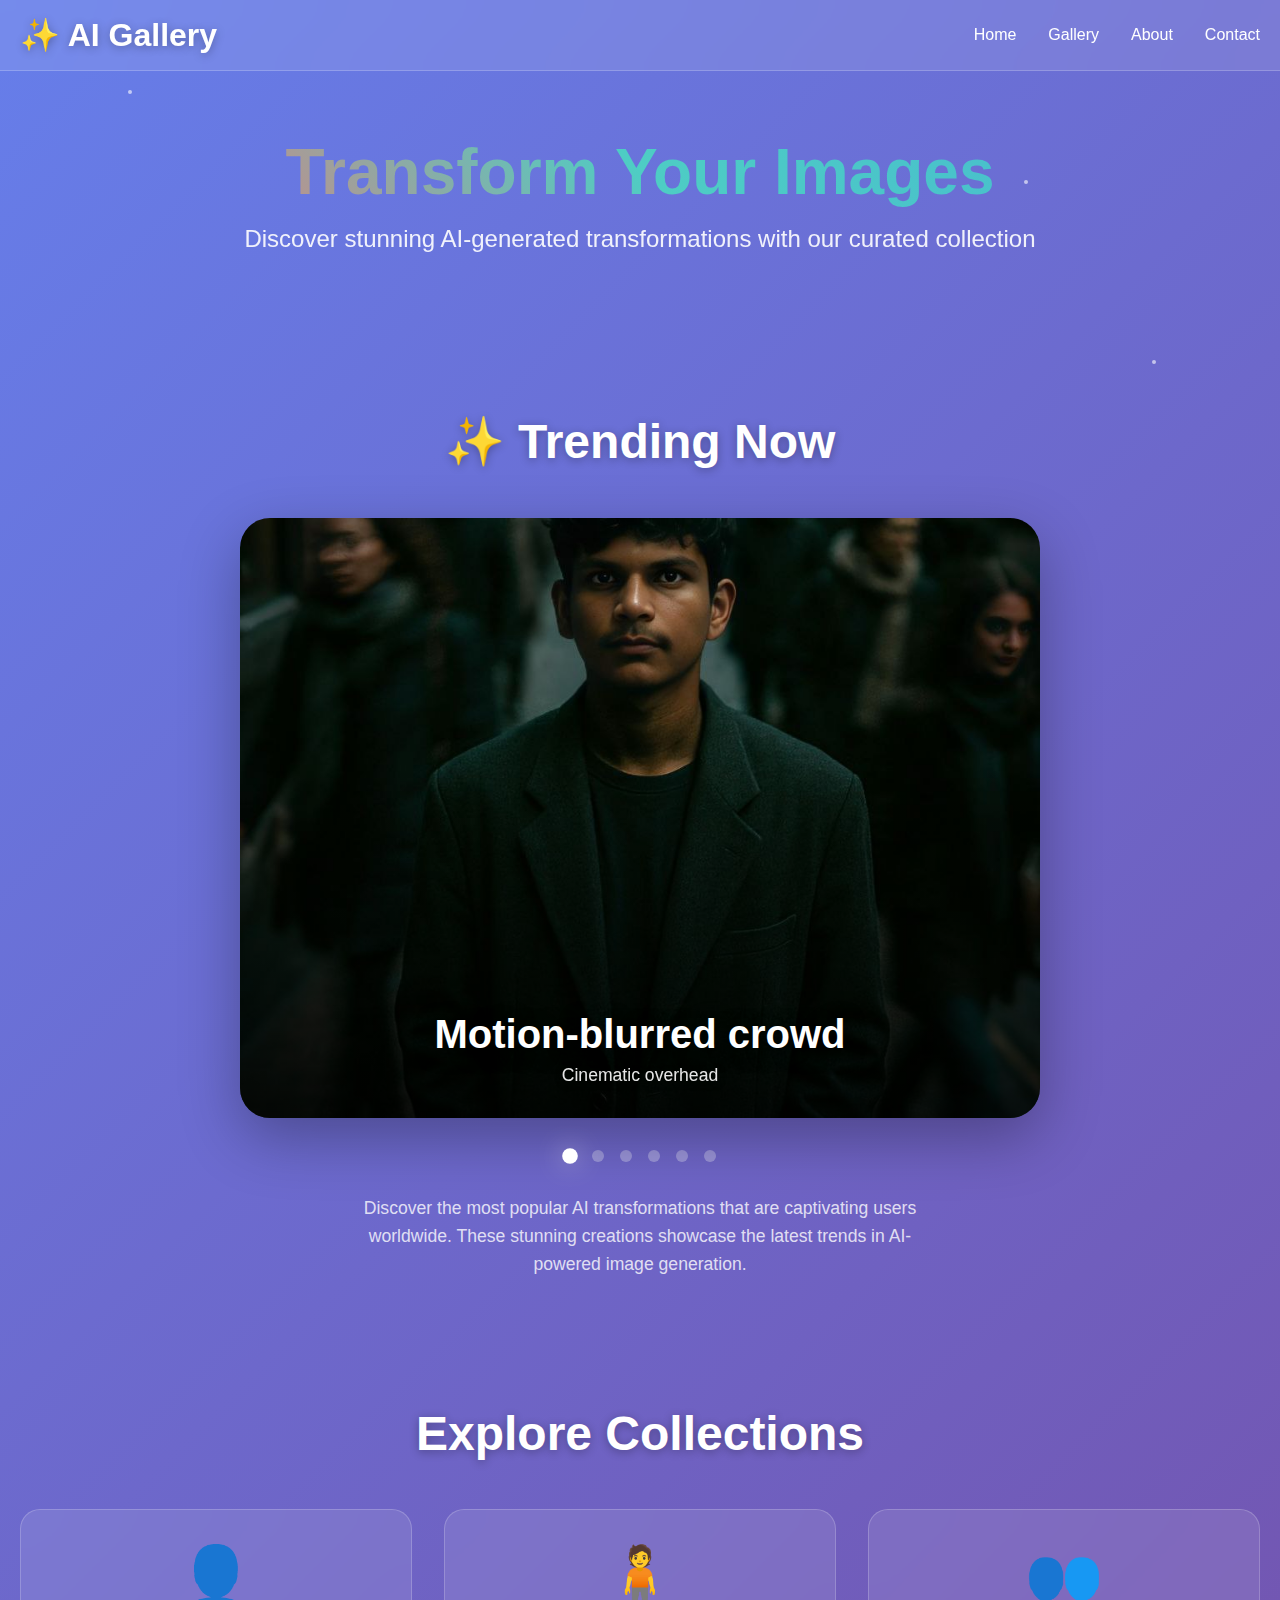
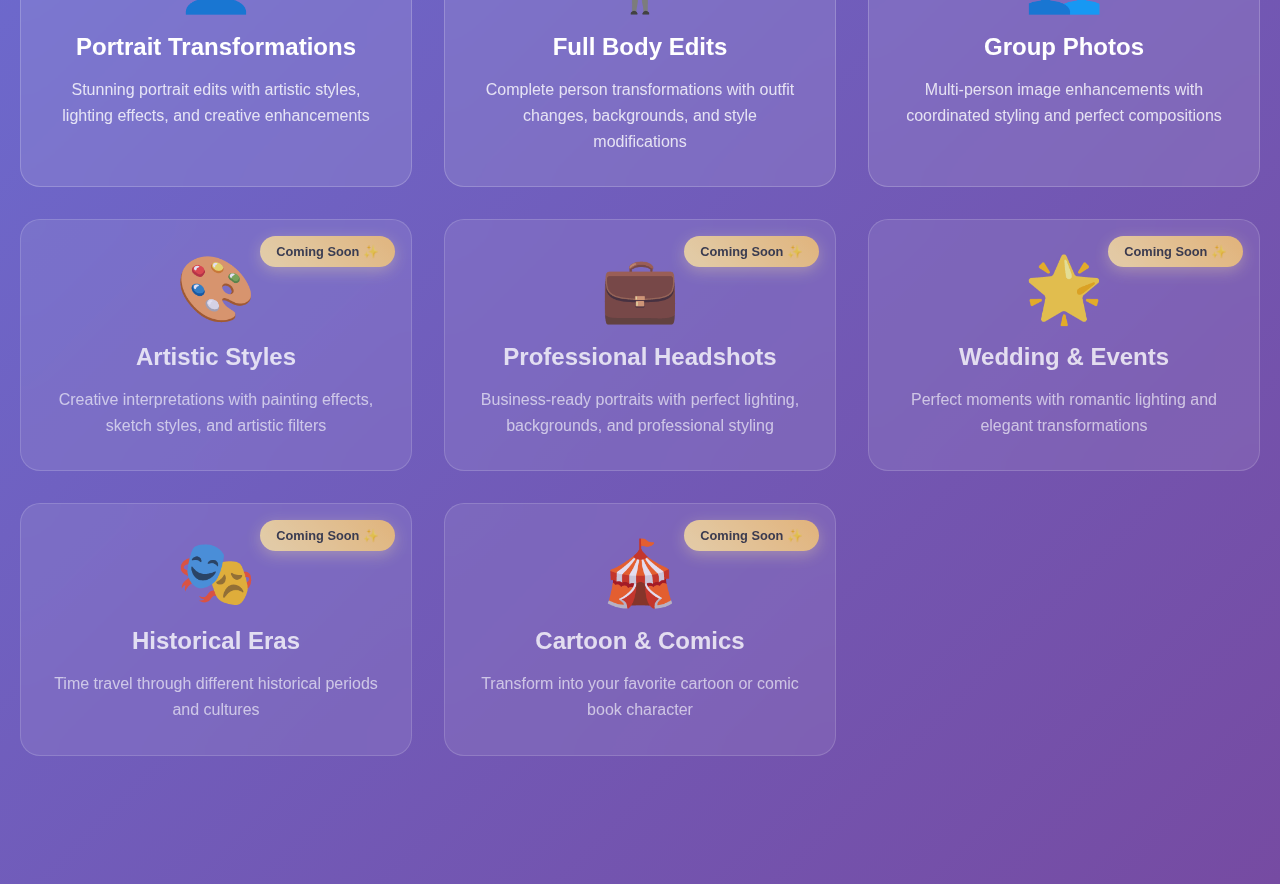
<file: index.html>
<!DOCTYPE html>
<html lang="en">

<head>
    <meta charset="UTF-8">
    <meta name="viewport" content="width=device-width, initial-scale=1.0">
    <title>AI Image Gallery - Stunning Transformations</title>
    <link rel="stylesheet" href="style.css">
</head>

<body>
    <!-- Floating particles -->
    <div class="particle" style="top: 10%; left: 10%; animation-delay: 0s;"></div>
    <div class="particle" style="top: 20%; left: 80%; animation-delay: 1s;"></div>
    <div class="particle" style="top: 60%; left: 20%; animation-delay: 2s;"></div>
    <div class="particle" style="top: 80%; left: 70%; animation-delay: 3s;"></div>
    <div class="particle" style="top: 40%; left: 90%; animation-delay: 4s;"></div>

    <!-- Header -->
    <header class="header">
        <div class="container">
            <nav class="nav">
                <div class="logo">✨ AI Gallery</div>
                <ul class="nav-links">
                    <li><a href="#home">Home</a></li>
                    <li><a href="#gallery">Gallery</a></li>
                    <li><a href="#about">About</a></li>
                    <li><a href="#contact">Contact</a></li>
                </ul>
            </nav>
        </div>
    </header>

    <div class="container">
        <!-- Hero Section -->
        <section class="hero" id="home">
            <h1>Transform Your Images</h1>
            <p>Discover stunning AI-generated transformations with our curated collection</p>
        </section>

        <!-- Trending Images Section -->
        <section class="trending" id="trending">
            <h2 class="section-title">✨ Trending Now</h2>
            <div class="trending-container">
                <div class="trending-showcase">
                    <div class="trending-image active"
                        style="background-image: url('assets/potraits/potrait_001.jpg');">
                        <div class="trending-overlay">
                            <h3>Motion-blurred crowd</h3>
                            <p>Cinematic overhead</p>
                        </div>
                    </div>

                    <div class="trending-image"
                        style="background-image: url('assets/potraits/potrait_003.jpg');">
                        <div class="trending-overlay">
                            <h3>Smoke & Silence</h3>
                            <p>Elegant rebel in teal shadows</p>
                        </div>
                    </div>

                    <div class="trending-image"
                        style="background-image: url('assets/potraits/potrait_005.jpg');">
                        <div class="trending-overlay">
                            <h3>Ignite the Gaze</h3>
                            <p>Cinematic close-up of a man lit by a lighter’s flame</p>
                        </div>
                    </div>

                    <div class="trending-image"
                        style="background-image: url('assets/potraits/potrait_007.jpg');">
                        <div class="trending-overlay">
                            <h3>Silent Flame</h3>
                            <p> man in a ‘shhh’ pose, set against a glowing red-orange gradient</p>
                        </div>
                    </div>

                    <div class="trending-image"
                        style="background-image: url('assets/potraits/potrait_008.jpg');">
                        <div class="trending-overlay">
                            <h3>Blue Vibes</h3>
                            <p>Confident studio portrait in a Lions jersey with headphones</p>
                        </div>
                    </div>

                    <div class="trending-image"
                        style="background-image: url('assets/potraits/potrait_002.jpg');">
                        <div class="trending-overlay">
                            <h3>Ignition of Truth</h3>
                            <p>Dramatic fire-lit contemplation</p>
                        </div>
                    </div>
                </div>

                <div class="trending-indicators">
                    <span class="indicator active"></span>
                    <span class="indicator"></span>
                    <span class="indicator"></span>
                    <span class="indicator"></span>
                    <span class="indicator"></span>
                    <span class="indicator"></span>
                </div>

                <div class="trending-description">
                    <p>Discover the most popular AI transformations that are captivating users worldwide. These stunning
                        creations showcase the latest trends in AI-powered image generation.</p>
                </div>
            </div>
        </section>

        <!-- Categories Section -->
        <section class="categories" id="categories">
            <h2 class="section-title">Explore Collections</h2>
            <div class="category-grid">
                <div class="category-card" onclick="showGallery('portrait')">
                    <span class="category-icon">👤</span>
                    <h3>Portrait Transformations</h3>
                    <p>Stunning portrait edits with artistic styles, lighting effects, and creative enhancements</p>
                </div>

                <div class="category-card" onclick="showGallery('fullbody')">
                    <span class="category-icon">🧍</span>
                    <h3>Full Body Edits</h3>
                    <p>Complete person transformations with outfit changes, backgrounds, and style modifications</p>
                </div>

                <div class="category-card" onclick="showGallery('group')">
                    <span class="category-icon">👥</span>
                    <h3>Group Photos</h3>
                    <p>Multi-person image enhancements with coordinated styling and perfect compositions</p>
                </div>

                <div class="category-card coming-soon" onclick="showGallery('artistic')">
                    <span class="category-icon">🎨</span>
                    <h3>Artistic Styles</h3>
                    <p>Creative interpretations with painting effects, sketch styles, and artistic filters</p>
                    <div class="coming-soon-badge">Coming Soon ✨</div>
                </div>


                <div class="category-card coming-soon" onclick="showGallery('professional')">
                    <span class="category-icon">💼</span>
                    <h3>Professional Headshots</h3>
                    <p>Business-ready portraits with perfect lighting, backgrounds, and professional styling</p>
                    <div class="coming-soon-badge">Coming Soon ✨</div>
                </div>

                <div class="category-card coming-soon">
                    <span class="category-icon">🌟</span>
                    <h3>Wedding & Events</h3>
                    <p>Perfect moments with romantic lighting and elegant transformations</p>
                    <div class="coming-soon-badge">Coming Soon ✨</div>
                </div>

                <div class="category-card coming-soon">
                    <span class="category-icon">🎭</span>
                    <h3>Historical Eras</h3>
                    <p>Time travel through different historical periods and cultures</p>
                    <div class="coming-soon-badge">Coming Soon ✨</div>
                </div>

                <div class="category-card coming-soon">
                    <span class="category-icon">🎪</span>
                    <h3>Cartoon & Comics</h3>
                    <p>Transform into your favorite cartoon or comic book character</p>
                    <div class="coming-soon-badge">Coming Soon ✨</div>
                </div>
            </div>
        </section>

        <!-- Gallery Sections -->
        <section class="gallery" id="portrait-gallery">
            <button class="back-btn" onclick="showCategories()">← Back to Categories</button>
            <h2 class="section-title">Portrait Transformations</h2>
            <div class="image-grid">
                <div class="image-card">
                    <div class="image-placeholder"
                        style="background-image: url('assets/potraits/potrait_001.jpg'); background-size: cover; background-position: center; color: transparent;">
                        Portrait Style 1
                    </div>
                    <div class="image-info">
                        <h3 class="image-title">Motion-blurred crowd</h3>
                        <p class="image-description">Cinematic overhead</p>

                        <p class="image-source">
                            Credit: <a href="https://t.me/krishuwork" target="_blank">Krishna_the_artist_0</a>
                        </p>

                        <button class="copy-btn"
                            onclick="copyPrompt(this, 'Overhead cinematic shot of me standing still on a red brick city sidewalk, wearing a dark oversized blazer. A fast-moving, motion-blurred crowd rushes past on all sides, creating a sense of isolation and contrast. The scene is lit with moody, natural lighting and captured in a 35mm film aesthetic with visible grain. Shallow depth of field keeps me in sharp focus while the background remains blurred. The atmosphere feels introspective and urban. Portrait orientation, 4:3 aspect ratio.')">
                            Copy Prompt
                        </button>
                    </div>
                </div>


                <div class="image-card">
                    <div class="image-placeholder"
                        style="background-image: url('assets/potraits/potrait_002.jpg'); background-size: cover; background-position: center; color: transparent;">
                        Portrait Style 2</div>
                    <div class="image-info">
                        <h3 class="image-title">Ignition of Truth</h3>
                        <p class="image-description"> Dramatic fire-lit contemplation</p>
                        <p class="image-source">
                            Credit: <a href="https://t.me/krishuwork" target="_blank">Krishna_the_artist_0</a>
                        </p>
                        <button class="copy-btn"
                            onclick="copyPrompt(this, 'Create a dramatic, low-light portrait of a person standing against a black background. The person is holding a newspaper labeled LATEST NEWS, which is partially on fire at one corner, with blue flames and a faint smoke trail. The fire should be stylized and visually striking. The lighting on the person should be moody and cinematic, primarily from the blue fire, casting blue highlights and shadows across the face and hands. The subject should wear a black shirt and layered silver chains for a bold, modern look. The expression should be serious and contemplative as the person looks down at the burning newspaper. The atmosphere should be intense and mysterious.Replace the face with the person from the uploaded photo, matching the lighting, skin tone, and perspectiverealistically. Keep the image high quality and photorealistic. ')">Copy
                            Prompt</button>


                    </div>
                </div>

                <div class="image-card">
                    <div class="image-placeholder"
                        style="background-image: url('assets/potraits/potrait_003.jpg'); background-size: cover; background-position: center; color: transparent;">
                        Portrait Style 3</div>
                    <div class="image-info">
                        <h3 class="image-title">Smoke & Silence</h3>
                        <p class="image-description">Elegant rebel in teal shadows</p>
                        <p class="image-source">
                            Credit: <a href="https://t.me/krishuwork" target="_blank">Krishna_the_artist_0</a>
                        </p>
                        <button class="copy-btn"
                            onclick="copyPrompt(this, 'vintage glamour portrait, 1940s Hollywood style, classic lighting, elegant pose, black and white with gold accents, retro fashion')">Copy
                            Prompt</button>
                    </div>
                </div>
                <div class="image-card">
                    <div class="image-placeholder"
                        style="background-image: url('assets/potraits/potrait_004.jpg'); background-size: cover; background-position: center; color: transparent;">
                        Portrait Style 3</div>
                    <div class="image-info">
                        <h3 class="image-title">The Fighter's Focus</h3>
                        <p class="image-description"> black-and-white portrait of a determined boxer styled image</p>
                        <p class="image-source">
                            Credit: <a href="https://t.me/krishuwork" target="_blank">Krishna_the_artist_0</a>
                        </p>
                        <button class="copy-btn"
                            onclick="copyPrompt(this, 'Create a dramatic, high-contrast black-and-white portrait of the person in the uploaded image. Style the person as a strong, focused boxer wearing a fitted dark athletic t-shirt with fists wrapped in tape. Set the subject against a bold red background. Use cinematic lighting with deep shadows and strong highlights to emphasize muscle tone and facial expression. The overall mood should be intense, powerful, and artistic — inspired by vintage boxing posters.')">Copy
                            Prompt</button>
                    </div>
                </div>
                <div class="image-card">
                    <div class="image-placeholder"
                        style="background-image: url('assets/potraits/potrait_005.jpg'); background-size: cover; background-position: center; color: transparent;">
                        Portrait Style 3</div>
                    <div class="image-info">
                        <h3 class="image-title">Ignite the Gaze</h3>
                        <p class="image-description">Cinematic close-up of a man lit by a lighter’s flame</p>
                        <p class="image-source">
                            Credit: <a href="https://t.me/krishuwork" target="_blank">Krishna_the_artist_0</a>
                        </p>
                        <button class="copy-btn"
                            onclick="copyPrompt(this, 'Cinematic close-up portrait of a young man holding a lighter in front of his face, serious intense expression, warm orange glow from the lighter flame illuminating his face, green soft light on one side of the face, red rim light on the hair and shoulder, dramatic shadows, dark black background, slight sweat on skin for glossy texture, red and black checkered shirt, wearing metallic chain bracelets, ultra-realistic details, sharp focus on eyes, moody low light photography style, shallow depth of field, high resolution, 8K, dramatic lighting')">Copy
                            Prompt</button>
                    </div>
                </div>
                <div class="image-card">
                    <div class="image-placeholder"
                        style="background-image: url('assets/potraits/potrait_006.jpg'); background-size: cover; background-position: center; color: transparent;">
                        Portrait Style 3</div>
                    <div class="image-info">
                        <h3 class="image-title">Modern Muse</h3>
                        <p class="image-description">Stylish portrait of a confident man adjusting a black hat</p>
                        <p class="image-source">
                            Credit: <a href="https://t.me/krishuwork" target="_blank">Krishna_the_artist_0</a>
                        </p>
                        <button class="copy-btn"
                            onclick="copyPrompt(this, 'Use the uploaded image of me to generate a high-quality, cinematic digital portrait. I want to be shown adjusting a wide-brimmed black hat with both hands, looking slightly off-camera with a calm and confident expression. The background should be clean and light beige. I should be wearing a cream or off-white ribbed sweater and a metallic dog tag necklace hanging in front of my chest.Lighting should be soft and studio-style:a warm front light casting smooth shadows on my face, and a teal rim light from the left (my right side) for dramatic color contrast. Make the skin look realistic with a smooth, slightly matte texture. Style it like a fashion magazine editorial shot, sharp focus, shallow depth of field, with ultra-clean professional look. ')">Copy
                            Prompt</button>

                    </div>
                </div>
                <div class="image-card">
                    <div class="image-placeholder"
                        style="background-image: url('assets/potraits/potrait_007.jpg'); background-size: cover; background-position: center; color: transparent;">
                        Portrait Style 3</div>
                    <div class="image-info">
                        <h3 class="image-title">Silent Flame</h3>
                        <p class="image-description"> man in a ‘shhh’ pose, set against a glowing red-orange gradient
                        </p>
                        <p class="image-source">
                            Credit: <a href="https://t.me/krishuwork" target="_blank">Krishna_the_artist_0</a>
                        </p>
                        <button class="copy-btn"
                            onclick="copyPrompt(this, 'Create a cinematic, ultra-dramatic digital portrait of a young man standing against a vibrant red-to-orange gradient background. He should be wearing a black sleeveless tank top, with one hand wrapped in black boxing tape. His hand is raised to his lips, index finger extended in a ‘shhh’ gesture or resting on his mouth, adding a mysterious and confident attitude. His facial expression is intense and focused, with a strong jawline highlighted by shadows. The lighting setup should include: a red key light from the front, intense shadows across one side of the face, and a bright orange-red backlight that creates a halo effect behind him. Use the uploaded image of me as the base for the subject. Match the lighting, pose, and style described above.High contrast, deep shadows, and vivid color tones are key. The background should be minimal and smooth with a glowing gradient. Emphasize muscle definition, realistic skin texture, and a professional studio look.')">Copy Prompt
                        </button>
                           
                    </div>
                </div>
                <div class="image-card">
                    <div class="image-placeholder"
                        style="background-image: url('assets/potraits/potrait_008.jpg'); background-size: cover; background-position: center; color: transparent;">
                        Portrait Style 3</div>
                    <div class="image-info">
                        <h3 class="image-title">Blue Vibes</h3>
                        <p class="image-description">Confident studio portrait in a Lions jersey with headphones</p>
                        <p class="image-source">
                            Credit: <a href="https://t.me/krishuwork" target="_blank">Krishna_the_artist_0</a>
                        </p>
                        <button class="copy-btn"
                            onclick="copyPrompt(this, 'Create a high-quality, studio-lit portrait of the same person from the uploaded image. He is wearing a bright blue Detroit Lions football jersey with the number 20 and LIONS text clearly visible. He is holding large black over-ear headphones with one hand gently pressing the earcup. His facial expression is confident and slightly smiling, looking straight into the camera with a relaxed and charismatic vibe. The background should be a clean, gradient blue with dramatic side lighting, giving a professional and cinematic look. The style should be photorealistic with sharp focus, vibrant colors, and high contrast. The final image should be 4K resolution, realistic skin texture, and fashion editorial lighting')">Copy
                            Prompt</button>

                    </div>
                </div>
                <div class="image-card">
                    <div class="image-placeholder"
                        style="background-image: url('assets/potraits/potrait_009.jpg'); background-size: cover; background-position: center; color: transparent;">
                        Portrait Style 3</div>
                    <div class="image-info">
                        <h3 class="image-title">GangsterGlow</h3>
                        <p class="image-description">Gritty poster look with cinematic lighting and smoke</p>
                        <p class="image-source">
                            Credit: <a href="https://t.me/krishuwork" target="_blank">Krishna_the_artist_0</a>
                        </p>
                        <button class="copy-btn"
                            onclick="copyPrompt(this, 'Use the uploaded image of me without changing pose, facial expression, proportions, or clothing (plaid shirt, open collar). Replace the background with a vertical gradient from bright yellow (top) to deep orange (bottom). Add a realistic cigarette between my lips with thin smoke rising and blending into the background. Apply warm, cinematic lighting from the left side to create dramatic shadows and sculpt the face. Use a high-contrast color grade with orange, amber, and brown tones — gritty and stylish like a South Indian gangster movie poster. Subtly enhance fabric texture on the shirt. Add a small (SMOKING IS INJURIOUS TO HEALTH) warning in the top-right corner, like a character intro frame. No extra props or text.')">Copy

                            Prompt</button>

                    </div>
                </div>
                <div class="image-card">
                    <div class="image-placeholder"
                        style="background-image: url('assets/potraits/potrait_010.jpg'); background-size: cover; background-position: center; color: transparent;">
                        Portrait Style 3</div>
                    <div class="image-info">
                        <h3 class="image-title">DualToneHeat</h3>
                        <p class="image-description">Cinematic sweaty close-up with bold red-blue lighting</p>
                        <p class="image-source">
                            Credit: <a href="https://t.me/krishuwork" target="_blank">Krishna_the_artist_0</a>
                        </p>
                        <button class="copy-btn"
                            onclick="copyPrompt(this, 'Use the uploaded image of me as the base. Keep my exact facial features, hairstyle, expression, and clothing. Transform the scene into a high-quality, cinematic close-up portrait. My skin should appear wet and sweaty, with realistic water droplets reflecting light. Add dramatic dual lighting: strong red or orange light from the left side of my face, and cool blue light from the right. The lighting should create high contrast and bold shadows. Replace the background with a smooth gradient, transitioning from deep red to orange. Focus tightly on my face and upper chest, just like an editorial fashion shot. My expression should show confidence and bold attitude — not sad, but calm and powerful. Make the overall look hyperrealistic with glowing highlights and intense shadows, matching a gritty, dramatic, magazine-style.')">Copy

                            Prompt</button>

                    </div>
                </div>
                <div class="image-card">
                    <div class="image-placeholder"
                        style="background-image: url('assets/potraits/potrait_011.jpg'); background-size: cover; background-position: center; color: transparent;">
                        Portrait Style 3</div>
                    <div class="image-info">
                        <h3 class="image-title">GoldenAura</h3>
                        <p class="image-description">Stylish portrait with retro fashion and golden lighting</p>
                        <p class="image-source">
                            Credit: <a href="https://t.me/krishuwork" target="_blank">Krishna_the_artist_0</a>
                        </p>
                        <button class="copy-btn"
                            onclick="copyPrompt(this, 'A cinematic portrait of a young South Asian man sitting confidently in a dramatic golden light. He wears retro-style round sunglasses, a wavy-patterned dark brown shirt with teal and beige tones, a gold chain around his neck, and a modern black watch on his wrist. His pose is stylish and bold, with one fist gently raised near his chin. The background features warm, textured golden particles illuminated by a side light, blending into deep shadows for a moody, studio-style atmosphere. The lighting is soft but directional, creating strong highlights and shadows on the face. Ultra-realistic, high-resolution, 85mm lens look, shallow depth of field, professional fashion editorial lighting.')">Copy

                            Prompt</button>

                    </div>
                </div>
                <div class="image-card">
                    <div class="image-placeholder"
                        style="background-image: url('assets/potraits/potrait_012.jpg'); background-size: cover; background-position: center; color: transparent;">
                        Portrait Style 3</div>
                    <div class="image-info">
                        <h3 class="image-title">OceanGaze</h3>
                        <p class="image-description">Cinematic ocean portrait with teal-orange color grade</p>
                        <p class="image-source">
                            Credit: <a href="https://t.me/krishuwork" target="_blank">Krishna_the_artist_0</a>
                        </p>
                        <button class="copy-btn"
                            onclick="copyPrompt(this, 'Transform the person in the uploaded photo into a cinematic scene. He is standing waist-deep in calm ocean water, adjusting dark sunglasses with one hand. His wet hair is tousled and slightly stuck to his forehead. He wears a damp, white, casually unbuttoned shirt (top few buttons open), naturally clinging to his torso — styled but not overly revealing. Light seawater splashes rise around his chest and face for a dramatic, dynamic effect. His expression is confident and calm. The background is a soft, overcast sky meeting a tranquil sea at the horizon. The scene is shot at chest level, in wide-angle framing, with shallow depth of field (f/2.8), and stylized with a muted teal-orange cinematic color grade.')">Copy

                            Prompt</button>

                    </div>
                </div>
                <div class="image-card">
                    <div class="image-placeholder"
                        style="background-image: url('assets/potraits/potrait_013.jpg'); background-size: cover; background-position: center; color: transparent;">
                        Portrait Style 3</div>
                    <div class="image-info">
                        <h3 class="image-title">MirrorNoir</h3>
                        <p class="image-description">Noir-style mirror portrait with dramatic lighting</p>
                        <p class="image-source">
                            Credit: <a href="https://t.me/krishuwork" target="_blank">Krishna_the_artist_0</a>
                        </p>
                        <button class="copy-btn"
                            onclick="copyPrompt(this, 'Turn this image into a cinematic portrait of a young South Asian man gazing into a oval long mirror. The lighting is dramatic and moody, with a strong warm orange-red glow on one side of his face and a subtle green tint on the other, creating intense contrast. The man has a calm, serious expression. The background is dark and softly blurred, with hints of smoke or haze. The camera focus is sharp on his face and reflection, while the foreground is slightly obscured by a dark silhouette, enhancing the depth. Shot with a shallow depth of field and soft film grain texture for a noir-inspired, atmospheric feel. Style:')">Copy
                            Prompt</button>

                    </div>
                </div>
                <div class="image-card">
                    <div class="image-placeholder"
                        style="background-image: url('assets/potraits/potrait_014.jpg'); background-size: cover; background-position: center; color: transparent;">
                        Portrait Style 3</div>
                    <div class="image-info">
                        <h3 class="image-title">DoorwayNoir</h3>
                        <p class="image-description">Neo-noir doorway scene with cinematic lighting</p>
                        <p class="image-source">
                            Credit: <a href="https://t.me/krishuwork" target="_blank">Krishna_the_artist_0</a>
                        </p>
                        <button class="copy-btn"
                            onclick="copyPrompt(this, 'Convert this photo into a cinematic portrait of a young man standing in a doorway at night. Apply dramatic colored lighting: blue from the front and warm orange behind him in the room. The setting should look slightly gritty or vintage, like an old apartment with tile walls and visible wires. Add soft shadows, rain or misty atmosphere, and a film grain texture for a moody, neo-noir feel. Wet hair, white tank top, and an open dark jacket. Make the image highly detailed, realistic, and color-graded like a movie still.')">Copy


                            Prompt</button>

                    </div>
                </div>
                <div class="image-card">
                    <div class="image-placeholder"
                        style="background-image: url('assets/potraits/potrait_015.jpg'); background-size: cover; background-position: center; color: transparent;">
                        Portrait Style 3</div>
                    <div class="image-info">
                        <h3 class="image-title">MetroMood</h3>
                        <p class="image-description">Realistic metro portrait with cinematic candid vibe</p>
                        <p class="image-source">
                            Credit: <a href="https://t.me/krishuwork" target="_blank">Krishna_the_artist_0</a>
                        </p>
                        <button class="copy-btn"
                            onclick="copyPrompt(this, 'A realistic, high-resolution portrait of a young man inside a metro train. He has slightly curly black hair, light brown skin, and sharp facial features. Hes wearing a plain black T-shirt and two silver chain necklaces (round + rectangular pendants). He leans on a vertical metal pole, gazing directly at the camera with an attractive, confident expression. Foreground: Blurred shoulders of two passengers — one in a white T-shirt (left), one in dark clothing (right) — for depth. Background: Softly blurred metro interior with white overhead lights, windows, emergency signage, and a faint passenger. Camera Angle: Slightly below eye-level, shallow depth of field, cinematic bokeh. Lighting: Soft metro fluorescent lighting from above — realistic and moody, no harsh shadows. Style Tags: ultra-realistic, DSLR-quality, cinematic portrait, street photography, candid metro vibe. Aspect Ratio: Vertical (4:5 or 3:4).')">Copy
                            Prompt</button>

                    </div>
                </div>
                <div class="image-card">
                    <div class="image-placeholder"
                        style="background-image: url('assets/potraits/potrait_016.jpg'); background-size: cover; background-position: center; color: transparent;">
                        Portrait Style 3</div>
                    <div class="image-info">
                        <h3 class="image-title">GoldenBond</h3>
                        <p class="image-description">Emotive golden hour portrait with horse companion</p>
                        <p class="image-source">
                            Credit: <a href="https://t.me/krishuwork" target="_blank">Krishna_the_artist_0</a>
                        </p>
                        <button class="copy-btn"
                            onclick="copyPrompt(this, 'A hyper-realistic DSLR-style portrait of me standing closely beside a brown horse with a white star on its forehead. The man is gently touching the horse’s face with one hand, showing a soft emotional connection. He is wearing a taupe quilted bomber jacket, a black t-shirt underneath, and a silver analog wristwatch. The background features golden hour lighting with a warm, soft glow, slightly blurred green forest trees to give a shallow depth of field. The horse looks calm and alert, while the man’s expression is peaceful and focused, facing slightly downward. The entire image should look cinematic, with rich skin tones, natural soft shadows, realistic clothing textures, and lens blur (bokeh) in the background. Highly detailed photo with professional lighting and golden hour color grading. Use the uploaded image of me as the base for the subject. Match the lighting, pose, and style described in the prompt above.')">Copy

                            Prompt</button>

                    </div>
                </div>
                <div class="image-card">
                    <div class="image-placeholder"
                        style="background-image: url('assets/potraits/potrait_017.jpg'); background-size: cover; background-position: center; color: transparent;">
                        Portrait Style 3</div>
                    <div class="image-info">
                        <h3 class="image-title">UrbanThrottle</h3>
                        <p class="image-description">Gritty cinematic bike portrait in industrial setting</p>
                        <p class="image-source">
                            Credit: <a href="https://t.me/krishuwork" target="_blank">Krishna_the_artist_0</a>
                        </p>
                        <button class="copy-btn"
                            onclick="copyPrompt(this, 'A highly realistic DSLR-style portrait of me (as image uploaded), sitting confidently on a matte grey Royal Enfield Classic 350 motorcycle. He is wearing a slightly open white shirt with rolled-up sleeves, fitted black jeans, and black shoes. The background is a urban concrete structure with strong industrial vibes — large concrete walls and scattered slabs on the ground. The man is looking slightly to the side with a bold and calm expression. Cinematic natural lighting with cool tones and soft shadows. High contrast with desaturated colors and slightly bluish-grey mood, creating a gritty, urban fashion editorial feel. Shot with an 85mm f/1.4 DSLR lens, with creamy bokeh, realistic skin texture, and light film grain for a polished cinematic look. Use the uploaded image of me as the base for the subject. Match the lighting, pose, and style described in the prompt above.')">Copy

                            Prompt</button>

                    </div>
                </div>
                <div class="image-card">
                    <div class="image-placeholder"
                        style="background-image: url('assets/potraits/potrait_018.jpg'); background-size: cover; background-position: center; color: transparent;">
                        Portrait Style 3</div>
                    <div class="image-info">
                        <h3 class="image-title">HaloGlow</h3>
                        <p class="image-description">Studio portrait with warm halo spotlight</p>
                        <p class="image-source">
                            Credit: <a href="https://t.me/krishuwork" target="_blank">Krishna_the_artist_0</a>
                        </p>
                        <button class="copy-btn"
                            onclick="copyPrompt(this, 'Create a cinematic studio portrait of the uploaded person, with a dramatic orange-yellow spotlight forming a glowing circular halo on the wall behind them. The lighting should cast deep shadows on the wall, especially the persons head shadow to the right side. The person should have short curly or textured hair, wearing a cream or off-white open-collar shirt and a thin chain necklace. The subject is facing slightly left with a soft, introspective expression. The background is minimalist and dark, allowing the warm lighting to dominate the scene. Capture a soft, moody, golden glow across the face and upper chest, blending realism with an artistic sunset tone.')">Copy

                            Prompt</button>

                    </div>
                </div>
                <div class="image-card">
                    <div class="image-placeholder"
                        style="background-image: url('assets/potraits/potrait_019.jpg'); background-size: cover; background-position: center; color: transparent;">
                        Portrait Style 3</div>
                    <div class="image-info">
                        <h3 class="image-title">NeonSmoke</h3>
                        <p class="image-description">Bold square portrait with neon name and moody tone</p>
                        <p class="image-source">
                            Credit: <a href="https://t.me/krishuwork" target="_blank">Krishna_the_artist_0</a>
                        </p>
                        <button class="copy-btn"
                            onclick="copyPrompt(this, 'Create a high-quality cinematic portrait of the uploaded person in a cool, confident, slightly side-facing pose. He wears a partially unbuttoned white shirt, black aviator sunglasses, and holds a cigarette near his lips with natural rising smoke. His expression is serious and full of bold attitude (no smile). Apply a moody bluish-purple tone overall with soft side lighting to create dramatic shadows. Use a dark, blurred background with subtle light edges. 🔥 Add his name in bold grunge brush font across the lower chest (not on face): First part (e.g. KRI) in bright red (#FF3B3B), second part (e.g. SHNA) in white (#FFFFFF). Font: Scratchy, bold brush style. Apply faint outer glow (3–5px) around both parts blending into the blue tone for a gritty, neon effect. Text should be centered, clear, and never touch the face. Optional: Add a black bracelet on the wrist and a tumbler glass near the hand for cinematic props. Ratio of the image should be square format.')">Copy

                            Prompt</button>

                    </div>
                </div>
                <div class="image-card">
                    <div class="image-placeholder"
                        style="background-image: url('assets/potraits/potrait_020.jpg'); background-size: cover; background-position: center; color: transparent;">
                        Portrait Style 3</div>
                    <div class="image-info">
                        <h3 class="image-title">SunsetSoundtrack</h3>
                        <p class="image-description">Golden hour ocean scene with music overlay</p>
                        <p class="image-source">
                            Credit: <a href="https://t.me/krishuwork" target="_blank">Krishna_the_artist_0</a>
                        </p>
                        <button class="copy-btn"
                            onclick="copyPrompt(this, 'Use uploaded image to convert into a young man with light brown skin is standing near the ocean during golden hour, wearing black over-ear headphones (brand: boAt). His expression is calm and lost in thought as he listens to music. The background features soft ocean waves and a pastel-toned sky with a warm sunset glow. The lighting is soft and cinematic, giving a dreamy and nostalgic feel. A transparent floating music player interface is overlaid near the top, showing the song (I Wanna Be Yours) by Arctic Monkeys with a play/pause icon and progress bar. The entire image has a warm, vintage color tone with a hint of cinematic grain. The subject is in profile view, facing the left side.')">Copy
                            Prompt</button>

                    </div>
                </div>
                <div class="image-card coming-soon">
                    <div class="image-placeholder" >More Styles Coming Soon</div>
                    <div class="image-info">
                        <h3 class="image-title">New Portrait Styles</h3>
                        <p class="image-description">Exciting new portrait transformations in development</p>
                        <div class="coming-soon-badge">Coming Soon ✨</div>
                    </div>
                </div>
            </div>
        </section>

        <section class="gallery" id="fullbody-gallery">
            <button class="back-btn" onclick="showCategories()">← Back to Categories</button>
            <h2 class="section-title">Full Body Transformations</h2>
            <div class="image-grid">
                <div class="image-card">
                    <div class="image-placeholder"  style="background-image: url('assets/full_body/full_body_001.jpg'); background-size: cover; background-position: center; color: transparent;">Full Body Style 1</div>
                    <div class="image-info">
                        <h3 class="image-title">RainlitNoir</h3>
                        <p class="image-description">Moody street portrait with noir rain atmosphere</p>
                        <button class="copy-btn"
                            onclick="copyPrompt(this, 'Convert this image into a cinematic portrait of a confident man standing in the rain under warm streetlights at night, wearing a dark suit jacket over a black shirt and light trousers. The man has a calm, serious expression and is holding a cigar in his mouth. The scene has a deep, dramatic, noir-style atmosphere with visible raindrops, reflections on the wet pavement, and blurred figures holding umbrellas in the background. The lighting is warm, moody, and glows softly around the subject. The composition is shallow depth of field with high contrast and film-like color grading. Inspired by dark, stylish street photography and movie scenes.')">Copy

                            Prompt</button>
                    </div>
                </div>
                <div class="image-card">
                    <div class="image-placeholder"  style="background-image: url('assets/full_body/full_body_002.jpg'); background-size: cover; background-position: center; color: transparent;">Full Body Style 1</div>
                    <div class="image-info">
                        <h3 class="image-title">OceanStillness</h3>
                        <p class="image-description">Editorial ocean portrait with calm, misty aesthetic</p>
                        <button class="copy-btn"
                            onclick="copyPrompt(this, 'A wet-haired young man with medium-length dark hair based on the uploaded photo sits on a teal foldable chair in shallow ocean water. He is wearing semi-transparent white wet shirt and loose dark brown pants, both soaked and clinging slightly due to the water. The man leans slightly forward with his elbows on his knees and his hands loosely clasped together. He gazes off-camera with a calm, introspective expression. The image is captured from an elevated, slightly top-down wide angle, showcasing the upper body, folded arms, and water ripples around him. Gentle waves and seafoam surround the lower part of the chair and his legs. The overall aesthetic and cinematic with cool, misty color grading—soft blues, desaturated tones and smooth lighting that suggests overcast or early morning conditions. The background blends into a calm ocean with no harsh contrasts, enhancing the tranquil minimalistic vibe. Has ultra high resolution, with sharp focus on the subject, soft background blur and editorial photography style.')">Copy

                            Prompt</button>
                    </div>
                </div>

                <div class="image-card coming-soon">
                    <div class="image-placeholder">Full Body Style </div>
                    <div class="image-info">
                        <h3 class="image-title">New Full body potraits</h3>
                        <p class="image-description">Mind blowings are still coming</p>
                        <div class="coming-soon-badge">Coming Soon ✨</div>
                        <button class="copy-btn"
                            onclick="copyPrompt(this, 'urban street style, full body shot, city background, casual trendy clothing, natural lighting, modern architecture, dynamic pose')">Copy
                            Prompt</button>
                    </div>
                </div>
            </div>
        </section>

        <section class="gallery" id="group-gallery">
            <button class="back-btn" onclick="showCategories()">← Back to Categories</button>
            <h2 class="section-title">Group Photo Enhancements</h2>
            <div class="image-grid">
                <div class="image-card">
                    <div class="image-placeholder">Group Style 1</div>
                    <div class="image-info">
                        <h3 class="image-title">Family Portrait</h3>
                        <p class="image-description">Warm family gathering with perfect lighting</p>
                        <button class="copy-btn"
                            onclick="copyPrompt(this, 'family group portrait, warm lighting, coordinated outfits, natural poses, studio quality, happy expressions, professional photography')">Copy
                            Prompt</button>
                    </div>
                </div>

                <div class="image-card coming-soon">
                    <div class="image-placeholder">Group Style</div>
                    <div class="image-info">
                        <h3 class="image-title">Friends Adventure</h3>
                        <p class="image-description">Dynamic group shot with adventure theme</p>
                        <button class="copy-btn"
                            onclick="copyPrompt(this, 'friends group photo, adventure theme, outdoor setting, dynamic poses, natural lighting, casual clothing, joyful expressions')">Copy
                            Prompt</button>
                    </div>
                </div>
            </div>
        </section>

        <section class="gallery" id="artistic-gallery">
            <button class="back-btn" onclick="showCategories()">← Back to Categories</button>
            <h2 class="section-title">Artistic Transformations</h2>
            <div class="image-grid">
                <div class="image-card">
                    <div class="image-placeholder">Artistic Style 1</div>
                    <div class="image-info">
                        <h3 class="image-title">Oil Painting</h3>
                        <p class="image-description">Classical oil painting transformation with rich textures</p>
                        <button class="copy-btn"
                            onclick="copyPrompt(this, 'oil painting style, classical portrait, rich brush strokes, renaissance lighting, detailed texture, artistic masterpiece, traditional art style')">Copy
                            Prompt</button>
                    </div>
                </div>

                <div class="image-card">
                    <div class="image-placeholder">Artistic Style 2</div>
                    <div class="image-info">
                        <h3 class="image-title">Watercolor Dreams</h3>
                        <p class="image-description">Soft watercolor effect with flowing colors</p>
                        <button class="copy-btn"
                            onclick="copyPrompt(this, 'watercolor painting style, soft flowing colors, artistic brush effects, dreamy atmosphere, pastel palette, creative interpretation')">Copy
                            Prompt</button>
                    </div>
                </div>
            </div>
        </section>

        <section class="gallery" id="fantasy-gallery">
            <button class="back-btn" onclick="showCategories()">← Back to Categories</button>
            <h2 class="section-title">Fantasy & Cosplay</h2>
            <div class="image-grid">
                <div class="image-card">
                    <div class="image-placeholder">Fantasy Style 1</div>
                    <div class="image-info">
                        <h3 class="image-title">Elven Royalty</h3>
                        <p class="image-description">Magical elf transformation with ethereal elements</p>
                        <button class="copy-btn"
                            onclick="copyPrompt(this, 'elven fantasy character, magical transformation, ethereal lighting, fantasy costume, pointed ears, mystical atmosphere, detailed fantasy art')">Copy
                            Prompt</button>
                    </div>
                </div>

                <div class="image-card">
                    <div class="image-placeholder">Fantasy Style 2</div>
                    <div class="image-info">
                        <h3 class="image-title">Superhero Transformation</h3>
                        <p class="image-description">Epic superhero costume with dramatic effects</p>
                        <button class="copy-btn"
                            onclick="copyPrompt(this, 'superhero transformation, epic costume design, dramatic lighting, action pose, powerful atmosphere, comic book style, detailed suit')">Copy
                            Prompt</button>
                    </div>
                </div>
            </div>
        </section>

        <section class="gallery" id="professional-gallery">
            <button class="back-btn" onclick="showCategories()">← Back to Categories</button>
            <h2 class="section-title">Professional Headshots</h2>
            <div class="image-grid">
                <div class="image-card">
                    <div class="image-placeholder">Professional Style 1</div>
                    <div class="image-info">
                        <h3 class="image-title">Executive Portrait</h3>
                        <p class="image-description">Corporate executive with premium studio lighting</p>
                        <button class="copy-btn"
                            onclick="copyPrompt(this, 'professional executive headshot, corporate attire, studio lighting, confident expression, business portrait, high quality, formal styling')">Copy
                            Prompt</button>
                    </div>
                </div>

                <div class="image-card">
                    <div class="image-placeholder">Professional Style 2</div>
                    <div class="image-info">
                        <h3 class="image-title">Creative Professional</h3>
                        <p class="image-description">Modern creative professional with stylish background</p>
                        <button class="copy-btn"
                            onclick="copyPrompt(this, 'creative professional headshot, modern styling, contemporary background, confident pose, business casual, professional quality')">Copy
                            Prompt</button>
                    </div>
                </div>
            </div>
        </section>
    </div>

    <!-- Toast notification -->
    <div class="toast" id="toast">Prompt copied to clipboard!</div>

    <script src="script.js"></script>
</body>

</html>
</file>
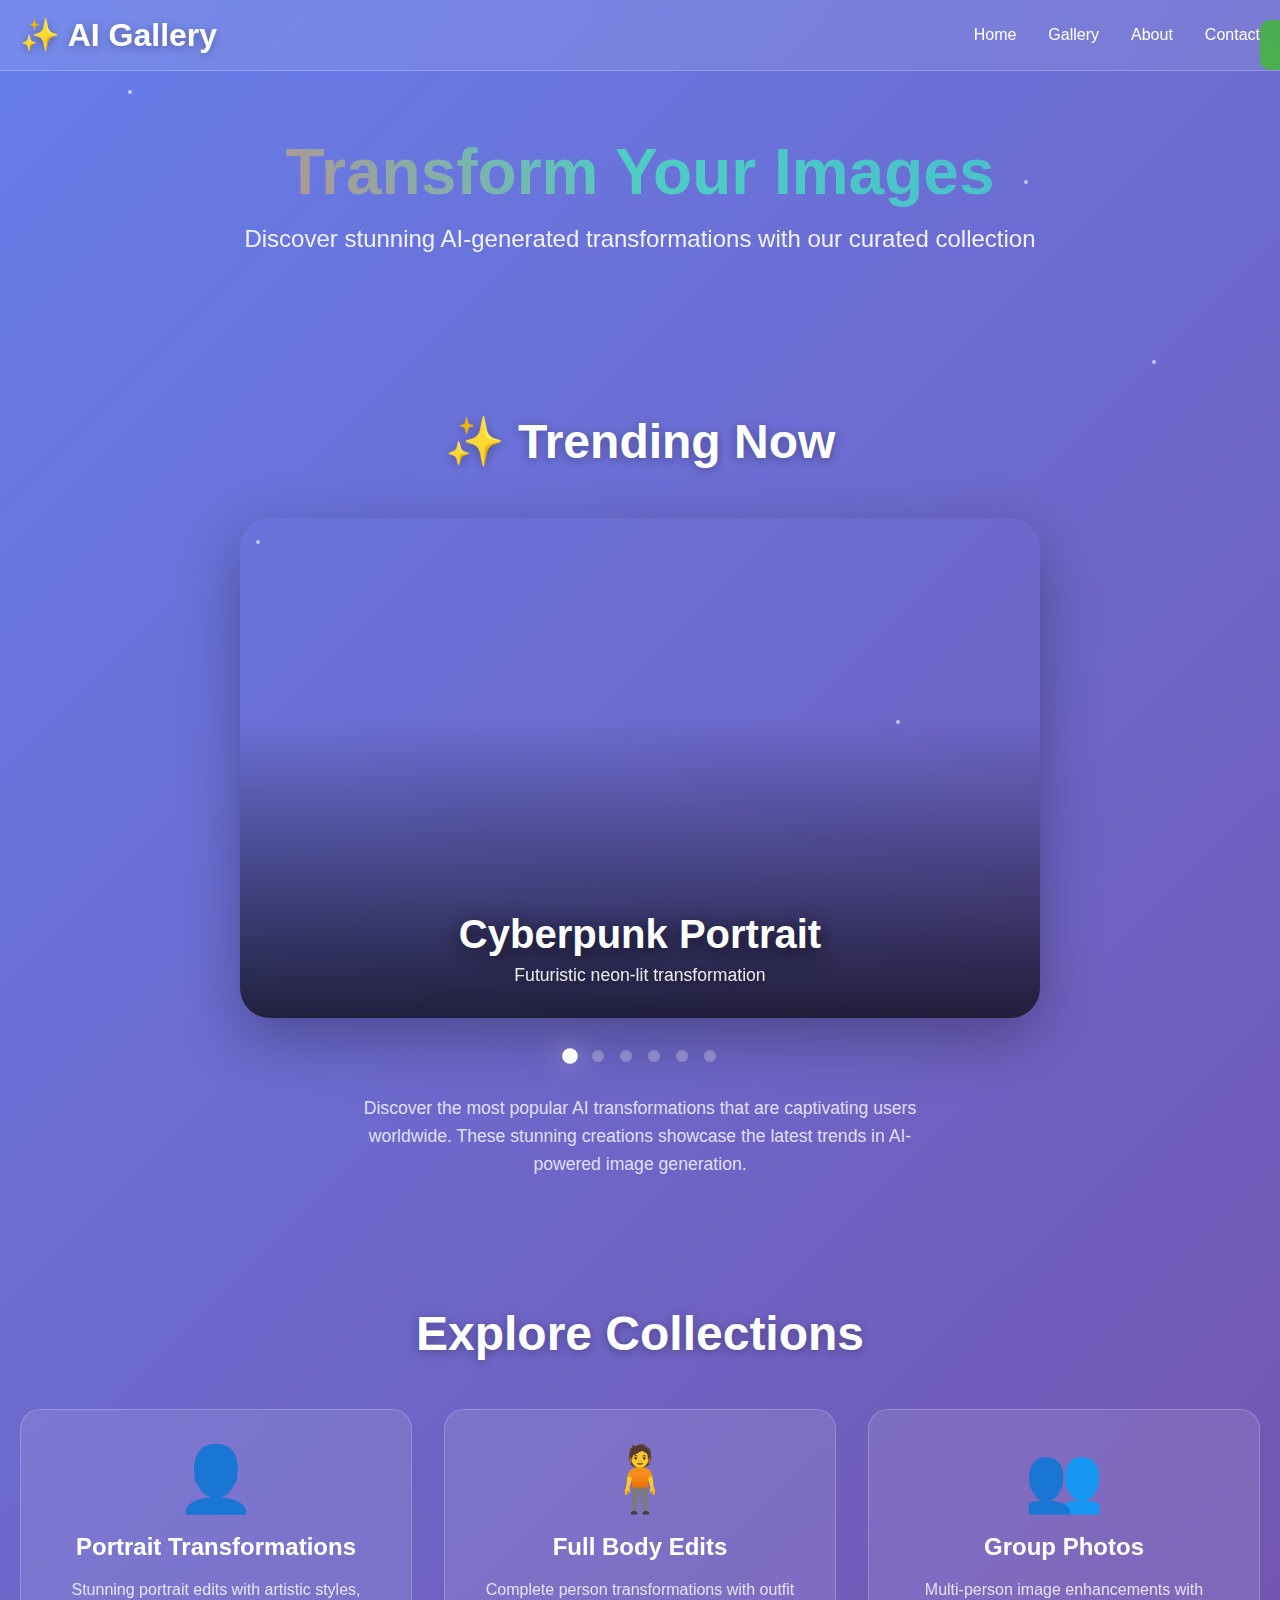
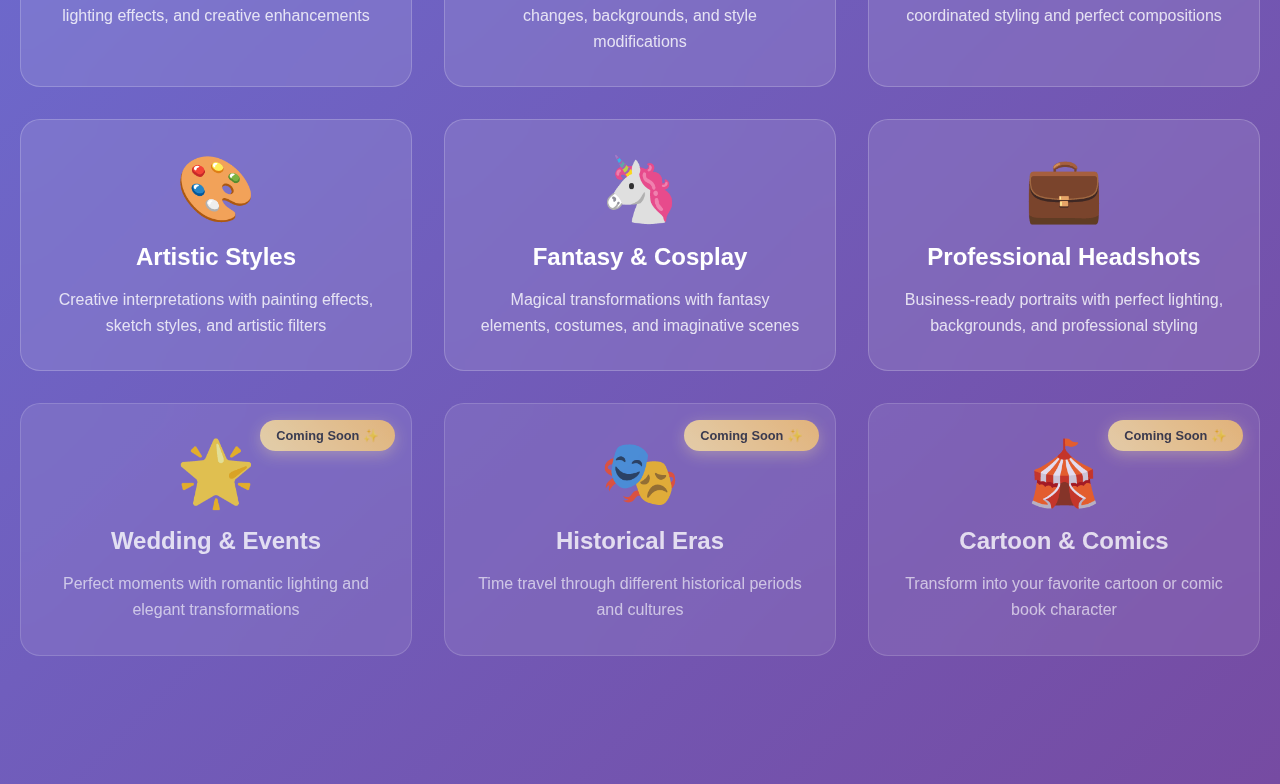
<file: ondex.html>
<!DOCTYPE html>
<html lang="en">
<head>
    <meta charset="UTF-8">
    <meta name="viewport" content="width=device-width, initial-scale=1.0">
    <title>AI Image Gallery - Stunning Transformations</title>
    <style>
        * {
            margin: 0;
            padding: 0;
            box-sizing: border-box;
        }

        body {
            font-family: 'Segoe UI', Tahoma, Geneva, Verdana, sans-serif;
            background: linear-gradient(135deg, #667eea 0%, #764ba2 100%);
            min-height: 100vh;
            overflow-x: hidden;
        }

        .container {
            max-width: 1400px;
            margin: 0 auto;
            padding: 0 20px;
        }

        /* Header */
        .header {
            background: rgba(255, 255, 255, 0.1);
            backdrop-filter: blur(20px);
            border-bottom: 1px solid rgba(255, 255, 255, 0.2);
            position: sticky;
            top: 0;
            z-index: 100;
        }

        .nav {
            display: flex;
            justify-content: space-between;
            align-items: center;
            padding: 1rem 0;
        }

        .logo {
            font-size: 2rem;
            font-weight: bold;
            color: white;
            text-shadow: 0 2px 10px rgba(0, 0, 0, 0.3);
        }

        .nav-links {
            display: flex;
            gap: 2rem;
            list-style: none;
        }

        .nav-links a {
            color: white;
            text-decoration: none;
            font-weight: 500;
            transition: all 0.3s ease;
            position: relative;
        }

        .nav-links a:hover {
            color: #ffeb3b;
            transform: translateY(-2px);
        }

        /* Hero Section */
        .hero {
            text-align: center;
            padding: 4rem 0;
            color: white;
        }

        .hero h1 {
            font-size: 4rem;
            margin-bottom: 1rem;
            background: linear-gradient(45deg, #ff6b6b, #4ecdc4, #45b7d1);
            -webkit-background-clip: text;
            -webkit-text-fill-color: transparent;
            background-clip: text;
            animation: glow 2s ease-in-out infinite alternate;
        }

        @keyframes glow {
            from { filter: drop-shadow(0 0 20px rgba(255, 255, 255, 0.3)); }
            to { filter: drop-shadow(0 0 30px rgba(255, 255, 255, 0.6)); }
        }

        .hero p {
            font-size: 1.5rem;
            margin-bottom: 2rem;
            opacity: 0.9;
        }

        /* Trending Section */
        .trending {
            padding: 4rem 0;
            text-align: center;
        }

        .trending-container {
            max-width: 800px;
            margin: 0 auto;
        }

        .trending-showcase {
            position: relative;
            height: 500px;
            border-radius: 30px;
            overflow: hidden;
            margin-bottom: 2rem;
            box-shadow: 0 20px 60px rgba(0, 0, 0, 0.3);
        }

        .trending-image {
            position: absolute;
            top: 0;
            left: 100%;
            width: 100%;
            height: 100%;
            background-size: cover;
            background-position: center;
            background-repeat: no-repeat;
            transition: transform 0.8s cubic-bezier(0.25, 0.46, 0.45, 0.94);
            display: flex;
            align-items: flex-end;
            justify-content: center;
            color: white;
        }

        .trending-image.active {
            left: 0;
            transform: translateX(0);
        }

        .trending-image.prev {
            transform: translateX(-100%);
        }

        .trending-image::before {
            content: '';
            position: absolute;
            top: 0;
            left: 0;
            right: 0;
            bottom: 0;
            background: linear-gradient(to top, rgba(0, 0, 0, 0.7), transparent 60%);
            z-index: 1;
        }

        .trending-overlay {
            position: relative;
            z-index: 2;
            text-align: center;
            padding: 2rem;
            width: 100%;
        }

        .trending-overlay h3 {
            font-size: 2.5rem;
            margin-bottom: 0.5rem;
            text-shadow: 0 4px 20px rgba(0, 0, 0, 0.8);
            font-weight: 700;
        }

        .trending-overlay p {
            font-size: 1.1rem;
            opacity: 0.9;
            text-shadow: 0 2px 10px rgba(0, 0, 0, 0.5);
        }

        .trending-indicators {
            display: flex;
            justify-content: center;
            gap: 1rem;
            margin-bottom: 2rem;
        }

        .indicator {
            width: 12px;
            height: 12px;
            border-radius: 50%;
            background: rgba(255, 255, 255, 0.3);
            cursor: pointer;
            transition: all 0.3s ease;
        }

        .indicator.active {
            background: white;
            transform: scale(1.3);
            box-shadow: 0 0 20px rgba(255, 255, 255, 0.5);
        }

        .indicator:hover {
            background: rgba(255, 255, 255, 0.6);
            transform: scale(1.1);
        }

        .trending-description {
            max-width: 600px;
            margin: 0 auto;
        }

        .trending-description p {
            color: rgba(255, 255, 255, 0.8);
            font-size: 1.1rem;
            line-height: 1.6;
        }

        /* Category Grid */
        .categories {
            padding: 4rem 0;
        }

        .section-title {
            text-align: center;
            font-size: 3rem;
            color: white;
            margin-bottom: 3rem;
            text-shadow: 0 2px 10px rgba(0, 0, 0, 0.3);
        }

        .category-grid {
            display: grid;
            grid-template-columns: repeat(auto-fit, minmax(300px, 1fr));
            gap: 2rem;
            margin-bottom: 4rem;
        }

        .category-card {
            background: rgba(255, 255, 255, 0.1);
            backdrop-filter: blur(20px);
            border-radius: 20px;
            padding: 2rem;
            text-align: center;
            cursor: pointer;
            transition: all 0.4s ease;
            border: 1px solid rgba(255, 255, 255, 0.2);
            position: relative;
            overflow: hidden;
        }

        .category-card::before {
            content: '';
            position: absolute;
            top: -50%;
            left: -50%;
            width: 200%;
            height: 200%;
            background: linear-gradient(45deg, transparent, rgba(255, 255, 255, 0.1), transparent);
            transform: rotate(45deg);
            transition: all 0.6s ease;
            opacity: 0;
        }

        .category-card:hover::before {
            animation: shimmer 1.5s ease-in-out;
            opacity: 1;
        }

        @keyframes shimmer {
            0% { transform: translateX(-100%) translateY(-100%) rotate(45deg); }
            100% { transform: translateX(100%) translateY(100%) rotate(45deg); }
        }

        .category-card:hover {
            transform: translateY(-10px) scale(1.05);
            box-shadow: 0 20px 40px rgba(0, 0, 0, 0.3);
            background: rgba(255, 255, 255, 0.2);
        }

        .category-icon {
            font-size: 4rem;
            margin-bottom: 1rem;
            display: block;
        }

        .category-card h3 {
            color: white;
            font-size: 1.5rem;
            margin-bottom: 1rem;
        }

        .category-card p {
            color: rgba(255, 255, 255, 0.8);
            line-height: 1.6;
        }

        /* Gallery Section */
        .gallery {
            display: none;
            padding: 2rem 0;
        }

        .gallery.active {
            display: block;
        }

        .back-btn {
            background: linear-gradient(45deg, #ff6b6b, #ee5a52);
            color: white;
            border: none;
            padding: 1rem 2rem;
            border-radius: 50px;
            font-size: 1rem;
            cursor: pointer;
            margin-bottom: 2rem;
            transition: all 0.3s ease;
        }

        .back-btn:hover {
            transform: translateY(-2px);
            box-shadow: 0 10px 20px rgba(0, 0, 0, 0.2);
        }

        .image-grid {
            display: grid;
            grid-template-columns: repeat(auto-fit, minmax(300px, 1fr));
            gap: 2rem;
        }

        .image-card {
            background: rgba(255, 255, 255, 0.1);
            backdrop-filter: blur(20px);
            border-radius: 20px;
            overflow: hidden;
            transition: all 0.4s ease;
            position: relative;
            group: hover;
        }

        .image-card:hover {
            transform: translateY(-5px);
            box-shadow: 0 20px 40px rgba(0, 0, 0, 0.3);
        }

        .image-placeholder {
            width: 100%;
            height: 250px;
            background: linear-gradient(45deg, #667eea, #764ba2);
            display: flex;
            align-items: center;
            justify-content: center;
            color: white;
            font-size: 1.2rem;
            position: relative;
            overflow: hidden;
        }

        .image-placeholder::before {
            content: '';
            position: absolute;
            top: 0;
            left: -100%;
            width: 100%;
            height: 100%;
            background: linear-gradient(90deg, transparent, rgba(255, 255, 255, 0.2), transparent);
            transition: left 0.5s ease;
        }

        .image-card:hover .image-placeholder::before {
            left: 100%;
        }

        .image-info {
            padding: 1.5rem;
        }

        .image-title {
            color: white;
            font-size: 1.2rem;
            margin-bottom: 0.5rem;
        }

        .image-description {
            color: rgba(255, 255, 255, 0.7);
            font-size: 0.9rem;
            margin-bottom: 1rem;
        }

        .copy-btn {
            background: linear-gradient(45deg, #4ecdc4, #44a08d);
            color: white;
            border: none;
            padding: 0.8rem 1.5rem;
            border-radius: 25px;
            cursor: pointer;
            font-size: 0.9rem;
            transition: all 0.3s ease;
            position: relative;
            overflow: hidden;
        }

        .copy-btn:hover {
            transform: scale(1.05);
            box-shadow: 0 5px 15px rgba(0, 0, 0, 0.2);
        }

        .coming-soon {
            position: relative;
            opacity: 0.8;
            cursor: not-allowed;
        }

        .coming-soon:hover {
            transform: translateY(-5px) scale(1.02);
            opacity: 1;
        }

        .coming-soon-badge {
            position: absolute;
            top: 1rem;
            right: 1rem;
            background: linear-gradient(45deg, #ffeaa7, #fdcb6e);
            color: #2d3436;
            padding: 0.5rem 1rem;
            border-radius: 20px;
            font-size: 0.8rem;
            font-weight: bold;
            box-shadow: 0 4px 15px rgba(255, 234, 167, 0.4);
            animation: pulse 2s ease-in-out infinite;
        }

        @keyframes pulse {
            0%, 100% { transform: scale(1); }
            50% { transform: scale(1.05); }
        }

        /* Footer */
        .footer {
            background: rgba(0, 0, 0, 0.8);
            backdrop-filter: blur(20px);
            border-top: 1px solid rgba(255, 255, 255, 0.1);
            padding: 3rem 0 2rem;
            margin-top: 4rem;
            color: white;
        }

        .footer-content {
            display: grid;
            grid-template-columns: 1fr 1fr;
            gap: 3rem;
            margin-bottom: 2rem;
        }

        .footer-section h3 {
            font-size: 1.5rem;
            margin-bottom: 1rem;
            background: linear-gradient(45deg, #667eea, #764ba2);
            -webkit-background-clip: text;
            -webkit-text-fill-color: transparent;
            background-clip: text;
        }

        .footer-section p {
            line-height: 1.6;
            opacity: 0.8;
            margin-bottom: 1.5rem;
        }

        .social-links {
            display: flex;
            gap: 1rem;
            margin-top: 1rem;
        }

        .social-link {
            display: flex;
            align-items: center;
            justify-content: center;
            width: 50px;
            height: 50px;
            background: rgba(255, 255, 255, 0.1);
            border-radius: 50%;
            text-decoration: none;
            color: white;
            font-size: 1.5rem;
            transition: all 0.3s ease;
            backdrop-filter: blur(10px);
        }

        .social-link:hover {
            transform: translateY(-3px) scale(1.1);
            background: rgba(255, 255, 255, 0.2);
            box-shadow: 0 10px 25px rgba(0, 0, 0, 0.3);
        }

        .social-link.linkedin:hover { background: #0077b5; }
        .social-link.github:hover { background: #333; }
        .social-link.instagram:hover { background: linear-gradient(45deg, #f09433, #e6683c, #dc2743, #cc2366, #bc1888); }
        .social-link.discord:hover { background: #5865f2; }

        .footer-bottom {
            border-top: 1px solid rgba(255, 255, 255, 0.1);
            padding-top: 2rem;
            text-align: center;
            opacity: 0.7;
        }

        .copyright {
            display: flex;
            align-items: center;
            justify-content: center;
            gap: 0.5rem;
            font-size: 0.9rem;
        }

        .copyright-icon {
            font-size: 1rem;
        }

        /* Floating particles */
        .particle {
            position: absolute;
            width: 4px;
            height: 4px;
            background: rgba(255, 255, 255, 0.6);
            border-radius: 50%;
            animation: float 6s ease-in-out infinite;
        }

        @keyframes float {
            0%, 100% { transform: translateY(0px) rotate(0deg); }
            50% { transform: translateY(-20px) rotate(180deg); }
        }

        /* Responsive */
        @media (max-width: 768px) {
            .hero h1 {
                font-size: 2.5rem;
            }
            
            .hero p {
                font-size: 1.2rem;
            }
            
            .nav-links {
                display: none;
            }
            
            .category-grid {
                grid-template-columns: 1fr;
            }
            
            .trending-showcase {
                height: 300px;
            }
            
            .trending-overlay h3 {
                font-size: 2rem;
            }
            
            .trending-overlay p {
                font-size: 1rem;
            }
            
            .trending-stats {
                flex-direction: column;
                gap: 0.5rem;
            }
        }

        /* Toast notification */
        .toast {
            position: fixed;
            top: 20px;
            right: 20px;
            background: linear-gradient(45deg, #4caf50, #45a049);
            color: white;
            padding: 1rem 2rem;
            border-radius: 10px;
            z-index: 1000;
            transform: translateX(100%);
            transition: transform 0.3s ease;
        }

        .toast.show {
            transform: translateX(0);
        }
    </style>
</head>
<body>
    <!-- Floating particles -->
    <div class="particle" style="top: 10%; left: 10%; animation-delay: 0s;"></div>
    <div class="particle" style="top: 20%; left: 80%; animation-delay: 1s;"></div>
    <div class="particle" style="top: 60%; left: 20%; animation-delay: 2s;"></div>
    <div class="particle" style="top: 80%; left: 70%; animation-delay: 3s;"></div>
    <div class="particle" style="top: 40%; left: 90%; animation-delay: 4s;"></div>

    <!-- Header -->
    <header class="header">
        <div class="container">
            <nav class="nav">
                <div class="logo">✨ AI Gallery</div>
                <ul class="nav-links">
                    <li><a href="#home">Home</a></li>
                    <li><a href="#gallery">Gallery</a></li>
                    <li><a href="#about">About</a></li>
                    <li><a href="#contact">Contact</a></li>
                </ul>
            </nav>
        </div>
    </header>

    <div class="container">
        <!-- Hero Section -->
        <section class="hero" id="home">
            <h1>Transform Your Images</h1>
            <p>Discover stunning AI-generated transformations with our curated collection</p>
        </section>

        <!-- Trending Images Section -->
        <section class="trending" id="trending">
            <h2 class="section-title">✨ Trending Now</h2>
            <div class="trending-container">
                <div class="trending-showcase">
                    <div class="trending-image active" style="background-image: url('https://images.unsplash.com/photo-1507003211169-0a1dd7228f2d?w=800&h=600&fit=crop&crop=face');">
                        <div class="trending-overlay">
                            <h3>Cyberpunk Portrait</h3>
                            <p>Futuristic neon-lit transformation</p>
                        </div>
                    </div>
                    
                    <div class="trending-image" style="background-image: url('https://images.unsplash.com/photo-1544005313-94ddf0286df2?w=800&h=600&fit=crop&crop=face');">
                        <div class="trending-overlay">
                            <h3>Renaissance Masterpiece</h3>
                            <p>Classical art style transformation</p>
                        </div>
                    </div>
                    
                    <div class="trending-image" style="background-image: url('https://images.unsplash.com/photo-1506794778202-cad84cf45f1d?w=800&h=600&fit=crop&crop=face');">
                        <div class="trending-overlay">
                            <h3>Fantasy Warrior</h3>
                            <p>Epic fantasy character design</p>
                        </div>
                    </div>
                    
                    <div class="trending-image" style="background-image: url('https://images.unsplash.com/photo-1494790108755-2616c9b92e52?w=800&h=600&fit=crop&crop=face');">
                        <div class="trending-overlay">
                            <h3>Golden Hour Magic</h3>
                            <p>Stunning sunset portrait effect</p>
                        </div>
                    </div>
                    
                    <div class="trending-image" style="background-image: url('https://images.unsplash.com/photo-1539571696357-5a69c17a67c6?w=800&h=600&fit=crop&crop=face');">
                        <div class="trending-overlay">
                            <h3>Anime Style</h3>
                            <p>Japanese animation transformation</p>
                        </div>
                    </div>
                    
                    <div class="trending-image" style="background-image: url('https://images.unsplash.com/photo-1531746020798-e6953c6e8e04?w=800&h=600&fit=crop&crop=face');">
                        <div class="trending-overlay">
                            <h3>Vintage Glamour</h3>
                            <p>Old Hollywood elegance</p>
                        </div>
                    </div>
                </div>
                
                <div class="trending-indicators">
                    <span class="indicator active"></span>
                    <span class="indicator"></span>
                    <span class="indicator"></span>
                    <span class="indicator"></span>
                    <span class="indicator"></span>
                    <span class="indicator"></span>
                </div>
                
                <div class="trending-description">
                    <p>Discover the most popular AI transformations that are captivating users worldwide. These stunning creations showcase the latest trends in AI-powered image generation.</p>
                </div>
            </div>
        </section>

        <!-- Categories Section -->
        <section class="categories" id="categories">
            <h2 class="section-title">Explore Collections</h2>
            <div class="category-grid">
                <div class="category-card" onclick="showGallery('portrait')">
                    <span class="category-icon">👤</span>
                    <h3>Portrait Transformations</h3>
                    <p>Stunning portrait edits with artistic styles, lighting effects, and creative enhancements</p>
                </div>
                
                <div class="category-card" onclick="showGallery('fullbody')">
                    <span class="category-icon">🧍</span>
                    <h3>Full Body Edits</h3>
                    <p>Complete person transformations with outfit changes, backgrounds, and style modifications</p>
                </div>
                
                <div class="category-card" onclick="showGallery('group')">
                    <span class="category-icon">👥</span>
                    <h3>Group Photos</h3>
                    <p>Multi-person image enhancements with coordinated styling and perfect compositions</p>
                </div>
                
                <div class="category-card" onclick="showGallery('artistic')">
                    <span class="category-icon">🎨</span>
                    <h3>Artistic Styles</h3>
                    <p>Creative interpretations with painting effects, sketch styles, and artistic filters</p>
                </div>
                
                <div class="category-card" onclick="showGallery('fantasy')">
                    <span class="category-icon">🦄</span>
                    <h3>Fantasy & Cosplay</h3>
                    <p>Magical transformations with fantasy elements, costumes, and imaginative scenes</p>
                </div>
                
                <div class="category-card" onclick="showGallery('professional')">
                    <span class="category-icon">💼</span>
                    <h3>Professional Headshots</h3>
                    <p>Business-ready portraits with perfect lighting, backgrounds, and professional styling</p>
                </div>
                
                <div class="category-card coming-soon">
                    <span class="category-icon">🌟</span>
                    <h3>Wedding & Events</h3>
                    <p>Perfect moments with romantic lighting and elegant transformations</p>
                    <div class="coming-soon-badge">Coming Soon ✨</div>
                </div>
                
                <div class="category-card coming-soon">
                    <span class="category-icon">🎭</span>
                    <h3>Historical Eras</h3>
                    <p>Time travel through different historical periods and cultures</p>
                    <div class="coming-soon-badge">Coming Soon ✨</div>
                </div>
                
                <div class="category-card coming-soon">
                    <span class="category-icon">🎪</span>
                    <h3>Cartoon & Comics</h3>
                    <p>Transform into your favorite cartoon or comic book character</p>
                    <div class="coming-soon-badge">Coming Soon ✨</div>
                </div>
            </div>
        </section>

        <!-- Gallery Sections -->
        <section class="gallery" id="portrait-gallery">
            <button class="back-btn" onclick="showCategories()">← Back to Categories</button>
            <h2 class="section-title">Portrait Transformations</h2>
            <div class="image-grid">
                <div class="image-card">
                    <div class="image-placeholder" style="background-image: url('assets/potraits/potrait_001.jpg'); background-size: cover; background-position: center; color: transparent;">Portrait Style 1</div>
                    <div class="image-info">
                        <h3 class="image-title"> Motion-blurred crowd </h3>
                        <p class="image-description">Cinematic overhead  </p>
                        <button class="copy-btn" onclick="copyPrompt(this, 'Overhead cinematic shot of me standing still on a red brick city sidewalk, wearing a dark oversized blazer. A fast-moving, motion-blurred crowd rushes past on all sides, creating a sense of isolation and contrast. The scene is lit with moody, natural lighting and captured in a 35mm film aesthetic with visible grain. Shallow depth of field keeps me in sharp focus while the background remains blurred. The atmosphere feels introspective and urban. Portrait orientation, 4:3 aspect ratio.')">Copy Prompt</button>
                    </div>
                </div>
                
                <div class="image-card">
                    <div class="image-placeholder" style="background-image: url('assets/potraits/potrait_002.jpg'); background-size: cover; background-position: center; color: transparent;">Portrait Style 2</div>
                    <div class="image-info">
                        <h3 class="image-title">Ignition of Truth</h3>
                        <p class="image-description"> Dramatic fire-lit contemplation</p>
                        <button class="copy-btn" onclick="copyPrompt(this, 'Create a dramatic, low-light portrait of a person standing against a black background. The person is holding a newspaper labeled LATEST NEWS, which is partially on fire at one corner, with blue flames and a faint smoke trail. The fire should be stylized and visually striking. The lighting on the person should be moody and cinematic, primarily from the blue fire, casting blue highlights and shadows across the face and hands. The subject should wear a black shirt and layered silver chains for a bold, modern look. The expression should be serious and contemplative as the person looks down at the burning newspaper. The atmosphere should be intense and mysterious.Replace the face with the person from the uploaded photo, matching the lighting, skin tone, and perspectiverealistically. Keep the image high quality and photorealistic. ')">Copy Prompt</button>


                    </div>
                </div>
                
                <div class="image-card">
                    <div class="image-placeholder" style="background-image: url('assets/potraits/potrait_003.jpg'); background-size: cover; background-position: center; color: transparent;">Portrait Style 3</div>
                    <div class="image-info">
                        <h3 class="image-title">Smoke & Silence</h3>
                        <p class="image-description">Elegant rebel in teal shadows</p>
                        <button class="copy-btn" onclick="copyPrompt(this, 'vintage glamour portrait, 1940s Hollywood style, classic lighting, elegant pose, black and white with gold accents, retro fashion')">Copy Prompt</button>
                    </div>
                </div>
                
                <div class="image-card coming-soon">
                    <div class="image-placeholder">More Styles Coming Soon</div>
                    <div class="image-info">
                        <h3 class="image-title">New Portrait Styles</h3>
                        <p class="image-description">Exciting new portrait transformations in development</p>
                        <div class="coming-soon-badge">Coming Soon ✨</div>
                    </div>
                </div>
            </div>
        </section>

        <section class="gallery" id="fullbody-gallery">
            <button class="back-btn" onclick="showCategories()">← Back to Categories</button>
            <h2 class="section-title">Full Body Transformations</h2>
            <div class="image-grid">
                <div class="image-card">
                    <div class="image-placeholder">Full Body Style 1</div>
                    <div class="image-info">
                        <h3 class="image-title">Fashion Model</h3>
                        <p class="image-description">High fashion runway look with designer clothing</p>
                        <button class="copy-btn" onclick="copyPrompt(this, 'full body fashion model, designer clothing, runway pose, professional studio lighting, modern fashion, high end style, detailed fabric textures')">Copy Prompt</button>
                    </div>
                </div>
                
                <div class="image-card">
                    <div class="image-placeholder">Full Body Style 2</div>
                    <div class="image-info">
                        <h3 class="image-title">Urban Explorer</h3>
                        <p class="image-description">Street style with urban cityscape background</p>
                        <button class="copy-btn" onclick="copyPrompt(this, 'urban street style, full body shot, city background, casual trendy clothing, natural lighting, modern architecture, dynamic pose')">Copy Prompt</button>
                    </div>
                </div>
            </div>
        </section>

        <section class="gallery" id="group-gallery">
            <button class="back-btn" onclick="showCategories()">← Back to Categories</button>
            <h2 class="section-title">Group Photo Enhancements</h2>
            <div class="image-grid">
                <div class="image-card">
                    <div class="image-placeholder">Group Style 1</div>
                    <div class="image-info">
                        <h3 class="image-title">Family Portrait</h3>
                        <p class="image-description">Warm family gathering with perfect lighting</p>
                        <button class="copy-btn" onclick="copyPrompt(this, 'family group portrait, warm lighting, coordinated outfits, natural poses, studio quality, happy expressions, professional photography')">Copy Prompt</button>
                    </div>
                </div>
                
                <div class="image-card">
                    <div class="image-placeholder">Group Style 2</div>
                    <div class="image-info">
                        <h3 class="image-title">Friends Adventure</h3>
                        <p class="image-description">Dynamic group shot with adventure theme</p>
                        <button class="copy-btn" onclick="copyPrompt(this, 'friends group photo, adventure theme, outdoor setting, dynamic poses, natural lighting, casual clothing, joyful expressions')">Copy Prompt</button>
                    </div>
                </div>
            </div>
        </section>

        <section class="gallery" id="artistic-gallery">
            <button class="back-btn" onclick="showCategories()">← Back to Categories</button>
            <h2 class="section-title">Artistic Transformations</h2>
            <div class="image-grid">
                <div class="image-card">
                    <div class="image-placeholder">Artistic Style 1</div>
                    <div class="image-info">
                        <h3 class="image-title">Oil Painting</h3>
                        <p class="image-description">Classical oil painting transformation with rich textures</p>
                        <button class="copy-btn" onclick="copyPrompt(this, 'oil painting style, classical portrait, rich brush strokes, renaissance lighting, detailed texture, artistic masterpiece, traditional art style')">Copy Prompt</button>
                    </div>
                </div>
                
                <div class="image-card">
                    <div class="image-placeholder">Artistic Style 2</div>
                    <div class="image-info">
                        <h3 class="image-title">Watercolor Dreams</h3>
                        <p class="image-description">Soft watercolor effect with flowing colors</p>
                        <button class="copy-btn" onclick="copyPrompt(this, 'watercolor painting style, soft flowing colors, artistic brush effects, dreamy atmosphere, pastel palette, creative interpretation')">Copy Prompt</button>
                    </div>
                </div>
            </div>
        </section>

        <section class="gallery" id="fantasy-gallery">
            <button class="back-btn" onclick="showCategories()">← Back to Categories</button>
            <h2 class="section-title">Fantasy & Cosplay</h2>
            <div class="image-grid">
                <div class="image-card">
                    <div class="image-placeholder">Fantasy Style 1</div>
                    <div class="image-info">
                        <h3 class="image-title">Elven Royalty</h3>
                        <p class="image-description">Magical elf transformation with ethereal elements</p>
                        <button class="copy-btn" onclick="copyPrompt(this, 'elven fantasy character, magical transformation, ethereal lighting, fantasy costume, pointed ears, mystical atmosphere, detailed fantasy art')">Copy Prompt</button>
                    </div>
                </div>
                
                <div class="image-card">
                    <div class="image-placeholder">Fantasy Style 2</div>
                    <div class="image-info">
                        <h3 class="image-title">Superhero Transformation</h3>
                        <p class="image-description">Epic superhero costume with dramatic effects</p>
                        <button class="copy-btn" onclick="copyPrompt(this, 'superhero transformation, epic costume design, dramatic lighting, action pose, powerful atmosphere, comic book style, detailed suit')">Copy Prompt</button>
                    </div>
                </div>
            </div>
        </section>

        <section class="gallery" id="professional-gallery">
            <button class="back-btn" onclick="showCategories()">← Back to Categories</button>
            <h2 class="section-title">Professional Headshots</h2>
            <div class="image-grid">
                <div class="image-card">
                    <div class="image-placeholder">Professional Style 1</div>
                    <div class="image-info">
                        <h3 class="image-title">Executive Portrait</h3>
                        <p class="image-description">Corporate executive with premium studio lighting</p>
                        <button class="copy-btn" onclick="copyPrompt(this, 'professional executive headshot, corporate attire, studio lighting, confident expression, business portrait, high quality, formal styling')">Copy Prompt</button>
                    </div>
                </div>
                
                <div class="image-card">
                    <div class="image-placeholder">Professional Style 2</div>
                    <div class="image-info">
                        <h3 class="image-title">Creative Professional</h3>
                        <p class="image-description">Modern creative professional with stylish background</p>
                        <button class="copy-btn" onclick="copyPrompt(this, 'creative professional headshot, modern styling, contemporary background, confident pose, business casual, professional quality')">Copy Prompt</button>
                    </div>
                </div>
            </div>
        </section>
    </div>

    <!-- Toast notification -->
    <div class="toast" id="toast">Prompt copied to clipboard!</div>

    <script>
        // Trending images carousel
        let currentTrendingIndex = 0;
        const trendingImages = document.querySelectorAll('.trending-image');
        const indicators = document.querySelectorAll('.indicator');

        function showTrendingImage(index) {
            // Hide all trending images
            trendingImages.forEach(img => img.classList.remove('active'));
            indicators.forEach(ind => ind.classList.remove('active'));
            
            // Show selected image
            trendingImages[index].classList.add('active');
            indicators[index].classList.add('active');
        }

        function nextTrendingImage() {
            currentTrendingIndex = (currentTrendingIndex + 1) % trendingImages.length;
            showTrendingImage(currentTrendingIndex);
        }

        // Auto-rotate trending images
        setInterval(nextTrendingImage, 2000);

        // Manual indicator control
        indicators.forEach((indicator, index) => {
            indicator.addEventListener('click', () => {
                currentTrendingIndex = index;
                showTrendingImage(index);
            });
        });

        function showGallery(category) {
            // Hide categories
            document.getElementById('categories').style.display = 'none';
            
            // Hide all galleries
            const galleries = document.querySelectorAll('.gallery');
            galleries.forEach(gallery => gallery.classList.remove('active'));
            
            // Show selected gallery
            document.getElementById(category + '-gallery').classList.add('active');
        }

        function showCategories() {
            // Show categories
            document.getElementById('categories').style.display = 'block';
            
            // Hide all galleries
            const galleries = document.querySelectorAll('.gallery');
            galleries.forEach(gallery => gallery.classList.remove('active'));
        }

        function copyPrompt(button, prompt) {
            // Copy to clipboard
            navigator.clipboard.writeText(prompt).then(() => {
                // Change button appearance
                button.textContent = 'Copied!';
                button.classList.add('copied');
                
                // Show toast notification
                const toast = document.getElementById('toast');
                toast.classList.add('show');
                
                // Reset button after 2 seconds
                setTimeout(() => {
                    button.textContent = 'Copy Prompt';
                    button.classList.remove('copied');
                }, 2000);
                
                // Hide toast after 3 seconds
                setTimeout(() => {
                    toast.classList.remove('show');
                }, 3000);
            }).catch(err => {
                console.error('Failed to copy prompt: ', err);
                button.textContent = 'Copy Failed';
                setTimeout(() => {
                    button.textContent = 'Copy Prompt';
                }, 2000);
            });
        }

        // Add smooth scrolling and interactive effects
        document.addEventListener('DOMContentLoaded', function() {
            // Add hover effects to category cards
            const categoryCards = document.querySelectorAll('.category-card');
            categoryCards.forEach(card => {
                card.addEventListener('mouseenter', function() {
                    this.style.transform = 'translateY(-10px) scale(1.05)';
                });
                
                card.addEventListener('mouseleave', function() {
                    this.style.transform = 'translateY(0) scale(1)';
                });
            });

            // Add floating animation to particles
            const particles = document.querySelectorAll('.particle');
            particles.forEach((particle, index) => {
                particle.style.animationDelay = `${index * 0.5}s`;
            });
        });
    </script>
</body>
</html>
</file>
<file: style.css>
* {
    margin: 0;
    padding: 0;
    box-sizing: border-box;
}

body {
    font-family: 'Segoe UI', Tahoma, Geneva, Verdana, sans-serif;
    background: linear-gradient(135deg, #667eea 0%, #764ba2 100%);
    min-height: 100vh;
    overflow-x: hidden;
}

.container {
    max-width: 1400px;
    margin: 0 auto;
    padding: 0 20px;
}

/* Header */
.header {
    background: rgba(255, 255, 255, 0.1);
    backdrop-filter: blur(20px);
    border-bottom: 1px solid rgba(255, 255, 255, 0.2);
    position: sticky;
    top: 0;
    z-index: 100;
}

.nav {
    display: flex;
    justify-content: space-between;
    align-items: center;
    padding: 1rem 0;
}

.logo {
    font-size: 2rem;
    font-weight: bold;
    color: white;
    text-shadow: 0 2px 10px rgba(0, 0, 0, 0.3);
}

.nav-links {
    display: flex;
    gap: 2rem;
    list-style: none;
}

.nav-links a {
    color: white;
    text-decoration: none;
    font-weight: 500;
    transition: all 0.3s ease;
    position: relative;
}

.nav-links a:hover {
    color: #ffeb3b;
    transform: translateY(-2px);
}

/* Hero Section */
.hero {
    text-align: center;
    padding: 4rem 0;
    color: white;
}

.hero h1 {
    font-size: 4rem;
    margin-bottom: 1rem;
    background: linear-gradient(45deg, #ff6b6b, #4ecdc4, #45b7d1);
    -webkit-background-clip: text;
    -webkit-text-fill-color: transparent;
    background-clip: text;
    animation: glow 2s ease-in-out infinite alternate;
}

@keyframes glow {
    from {
        filter: drop-shadow(0 0 20px rgba(255, 255, 255, 0.3));
    }

    to {
        filter: drop-shadow(0 0 30px rgba(255, 255, 255, 0.6));
    }
}

.hero p {
    font-size: 1.5rem;
    margin-bottom: 2rem;
    opacity: 0.9;
}

/* Trending Section */
.trending {
    padding: 4rem 0;
    text-align: center;
}

.trending-container {
    max-width: 800px;
    margin: 0 auto;
}

.trending-showcase {
    position: relative;
    height: 600px;
    border-radius: 30px;
    overflow: hidden;
    margin-bottom: 2rem;
    box-shadow: 0 20px 60px rgba(0, 0, 0, 0.3);
}

.trending-image {
    position: absolute;
    top: 0;
    left: 100%;
    width: 100%;
    height: 100%;
    background-size: cover;
    background-position: center;
    background-repeat: no-repeat;
    transition: transform 0.8s cubic-bezier(0.25, 0.46, 0.45, 0.94);
    display: flex;
    align-items: flex-end;
    justify-content: center;
    color: white;
}

.trending-image.active {
    left: 0;
    transform: translateX(0);
}

.trending-image.prev {
    transform: translateX(-100%);
}

.trending-image::before {
    content: '';
    position: absolute;
    top: 0;
    left: 0;
    right: 0;
    bottom: 0;
    background: linear-gradient(to top, rgba(0, 0, 0, 0.7), transparent 60%);
    z-index: 1;
}

.trending-overlay {
    position: relative;
    z-index: 2;
    text-align: center;
    padding: 2rem;
    width: 100%;
}

.trending-overlay h3 {
    font-size: 2.5rem;
    margin-bottom: 0.5rem;
    text-shadow: 0 4px 20px rgba(0, 0, 0, 0.8);
    font-weight: 700;
}

.trending-overlay p {
    font-size: 1.1rem;
    opacity: 0.9;
    text-shadow: 0 2px 10px rgba(0, 0, 0, 0.5);
}

.trending-indicators {
    display: flex;
    justify-content: center;
    gap: 1rem;
    margin-bottom: 2rem;
}

.indicator {
    width: 12px;
    height: 12px;
    border-radius: 50%;
    background: rgba(255, 255, 255, 0.3);
    cursor: pointer;
    transition: all 0.3s ease;
}

.indicator.active {
    background: white;
    transform: scale(1.3);
    box-shadow: 0 0 20px rgba(255, 255, 255, 0.5);
}

.indicator:hover {
    background: rgba(255, 255, 255, 0.6);
    transform: scale(1.1);
}

.trending-description {
    max-width: 600px;
    margin: 0 auto;
}

.trending-description p {
    color: rgba(255, 255, 255, 0.8);
    font-size: 1.1rem;
    line-height: 1.6;
}

/* Category Grid */
.categories {
    padding: 4rem 0;
}

.section-title {
    text-align: center;
    font-size: 3rem;
    color: white;
    margin-bottom: 3rem;
    text-shadow: 0 2px 10px rgba(0, 0, 0, 0.3);
}

.category-grid {
    display: grid;
    grid-template-columns: repeat(auto-fit, minmax(300px, 1fr));
    gap: 2rem;
    margin-bottom: 4rem;
}

.category-card {
    background: rgba(255, 255, 255, 0.1);
    backdrop-filter: blur(20px);
    border-radius: 20px;
    padding: 2rem;
    text-align: center;
    cursor: pointer;
    transition: all 0.4s ease;
    border: 1px solid rgba(255, 255, 255, 0.2);
    position: relative;
    overflow: hidden;
}

.category-card::before {
    content: '';
    position: absolute;
    top: -50%;
    left: -50%;
    width: 200%;
    height: 200%;
    background: linear-gradient(45deg, transparent, rgba(255, 255, 255, 0.1), transparent);
    transform: rotate(45deg);
    transition: all 0.6s ease;
    opacity: 0;
}

.category-card:hover::before {
    animation: shimmer 1.5s ease-in-out;
    opacity: 1;
}

@keyframes shimmer {
    0% {
        transform: translateX(-100%) translateY(-100%) rotate(45deg);
    }

    100% {
        transform: translateX(100%) translateY(100%) rotate(45deg);
    }
}

.category-card:hover {
    transform: translateY(-10px) scale(1.05);
    box-shadow: 0 20px 40px rgba(0, 0, 0, 0.3);
    background: rgba(255, 255, 255, 0.2);
}

.category-icon {
    font-size: 4rem;
    margin-bottom: 1rem;
    display: block;
}

.category-card h3 {
    color: white;
    font-size: 1.5rem;
    margin-bottom: 1rem;
}

.category-card p {
    color: rgba(255, 255, 255, 0.8);
    line-height: 1.6;
}

/* Gallery Section */
.gallery {
    display: none;
    padding: 2rem 0;
}

.gallery.active {
    display: block;
}

.back-btn {
    background: linear-gradient(45deg, #ff6b6b, #ee5a52);
    color: white;
    border: none;
    padding: 1rem 2rem;
    border-radius: 50px;
    font-size: 1rem;
    cursor: pointer;
    margin-bottom: 2rem;
    transition: all 0.3s ease;
}

.back-btn:hover {
    transform: translateY(-2px);
    box-shadow: 0 10px 20px rgba(0, 0, 0, 0.2);
}

.image-grid {
    display: grid;
    grid-template-columns: repeat(auto-fit, minmax(300px, 1fr));
    gap: 2rem;
}

.image-card {
    background: rgba(255, 255, 255, 0.1);
    backdrop-filter: blur(20px);
    border-radius: 20px;
    overflow: hidden;
    transition: all 0.4s ease;
    position: relative;
    /* group: hover; */
}

.image-card:hover {
    transform: translateY(-5px);
    box-shadow: 0 20px 40px rgba(0, 0, 0, 0.3);
}

.image-placeholder {
    width: 100%;
    height: 420px;
    background: linear-gradient(45deg, #667eea, #764ba2);
    display: flex;
    align-items: center;
    justify-content: center;
    color: white;
    font-size: 1.2rem;
    position: relative;
    overflow: hidden;
}

.image-placeholder::before {
    content: '';
    position: absolute;
    top: 0;
    left: -100%;
    width: 100%;
    height: 100%;
    background: linear-gradient(90deg, transparent, rgba(255, 255, 255, 0.2), transparent);
    transition: left 0.5s ease;
}

.image-card:hover .image-placeholder::before {
    left: 100%;
}

.image-info {
    padding: 1.5rem;
}

.image-title {
    color: white;
    font-size: 1.2rem;
    margin-bottom: 0.5rem;
}

.image-description {
    color: rgba(255, 255, 255, 0.7);
    font-size: 0.9rem;
    margin-bottom: 1rem;
}
/* souce styling */
.image-source {
    font-size: 13px;
    color:rgba(255, 255, 255, 0.7) ;
    margin-top: 8px;
    margin-bottom: 8px;
    
}

.image-source a {
    color:rgb(58, 219, 58);
    text-decoration: none;
    font-weight: 500;
}

.image-source a:hover {
    text-decoration: underline;
}


.copy-btn {
    background: linear-gradient(45deg, #4ecdc4, #44a08d);
    color: white;
    border: none;
    padding: 0.8rem 1.5rem;
    border-radius: 25px;
    cursor: pointer;
    font-size: 0.9rem;
    transition: all 0.3s ease;
    position: relative;
    overflow: hidden;
}

.copy-btn:hover {
    transform: scale(1.05);
    box-shadow: 0 5px 15px rgba(0, 0, 0, 0.2);
}

.coming-soon {
    position: relative;
    opacity: 0.8;
    cursor: not-allowed;
}

.coming-soon:hover {
    transform: translateY(-5px) scale(1.02);
    opacity: 1;
}

.coming-soon-badge {
    position: absolute;
    top: 1rem;
    right: 1rem;
    background: linear-gradient(45deg, #ffeaa7, #fdcb6e);
    color: #2d3436;
    padding: 0.5rem 1rem;
    border-radius: 20px;
    font-size: 0.8rem;
    font-weight: bold;
    box-shadow: 0 4px 15px rgba(255, 234, 167, 0.4);
    animation: pulse 2s ease-in-out infinite;
}

@keyframes pulse {

    0%,
    100% {
        transform: scale(1);
    }

    50% {
        transform: scale(1.05);
    }
}

/* Footer */
.footer {
    background: rgba(0, 0, 0, 0.8);
    backdrop-filter: blur(20px);
    border-top: 1px solid rgba(255, 255, 255, 0.1);
    padding: 3rem 0 2rem;
    margin-top: 4rem;
    color: white;
}

.footer-content {
    display: grid;
    grid-template-columns: 1fr 1fr;
    gap: 3rem;
    margin-bottom: 2rem;
}

.footer-section h3 {
    font-size: 1.5rem;
    margin-bottom: 1rem;
    background: linear-gradient(45deg, #667eea, #764ba2);
    -webkit-background-clip: text;
    -webkit-text-fill-color: transparent;
    background-clip: text;
}

.footer-section p {
    line-height: 1.6;
    opacity: 0.8;
    margin-bottom: 1.5rem;
}

.social-links {
    display: flex;
    gap: 1rem;
    margin-top: 1rem;
}

.social-link {
    display: flex;
    align-items: center;
    justify-content: center;
    width: 50px;
    height: 50px;
    background: rgba(255, 255, 255, 0.1);
    border-radius: 50%;
    text-decoration: none;
    color: white;
    font-size: 1.5rem;
    transition: all 0.3s ease;
    backdrop-filter: blur(10px);
}

.social-link:hover {
    transform: translateY(-3px) scale(1.1);
    background: rgba(255, 255, 255, 0.2);
    box-shadow: 0 10px 25px rgba(0, 0, 0, 0.3);
}

.social-link.linkedin:hover {
    background: #0077b5;
}

.social-link.github:hover {
    background: #333;
}

.social-link.instagram:hover {
    background: linear-gradient(45deg, #f09433, #e6683c, #dc2743, #cc2366, #bc1888);
}

.social-link.discord:hover {
    background: #5865f2;
}

.footer-bottom {
    border-top: 1px solid rgba(255, 255, 255, 0.1);
    padding-top: 2rem;
    text-align: center;
    opacity: 0.7;
}

.copyright {
    display: flex;
    align-items: center;
    justify-content: center;
    gap: 0.5rem;
    font-size: 0.9rem;
}

.copyright-icon {
    font-size: 1rem;
}

/* Floating particles */
.particle {
    position: absolute;
    width: 4px;
    height: 4px;
    background: rgba(255, 255, 255, 0.6);
    border-radius: 50%;
    animation: float 6s ease-in-out infinite;
}

@keyframes float {

    0%,
    100% {
        transform: translateY(0px) rotate(0deg);
    }

    50% {
        transform: translateY(-20px) rotate(180deg);
    }
}

/* Responsive */
@media (max-width: 768px) {
    .hero h1 {
        font-size: 2.5rem;
    }

    .hero p {
        font-size: 1.2rem;
    }

    .nav-links {
        display: none;
    }

    .category-grid {
        grid-template-columns: 1fr;
    }

    .trending-showcase {
        height: 300px;
    }

    .trending-overlay h3 {
        font-size: 2rem;
    }

    .trending-overlay p {
        font-size: 1rem;
    }

    .trending-stats {
        flex-direction: column;
        gap: 0.5rem;
    }
}

/* Toast notification */
.toast {
    position: fixed;
    top: 20px;
    right: 20px;
    background: linear-gradient(45deg, #4caf50, #45a049);
    color: white;
    padding: 1rem 2rem;
    border-radius: 10px;
    z-index: 1000;
    transform: translateX(100%);
    transition: transform 0.3s ease;
    display: none;
}

.toast.show {
    transform: translateX(0);
    display: block;
}
</file>
